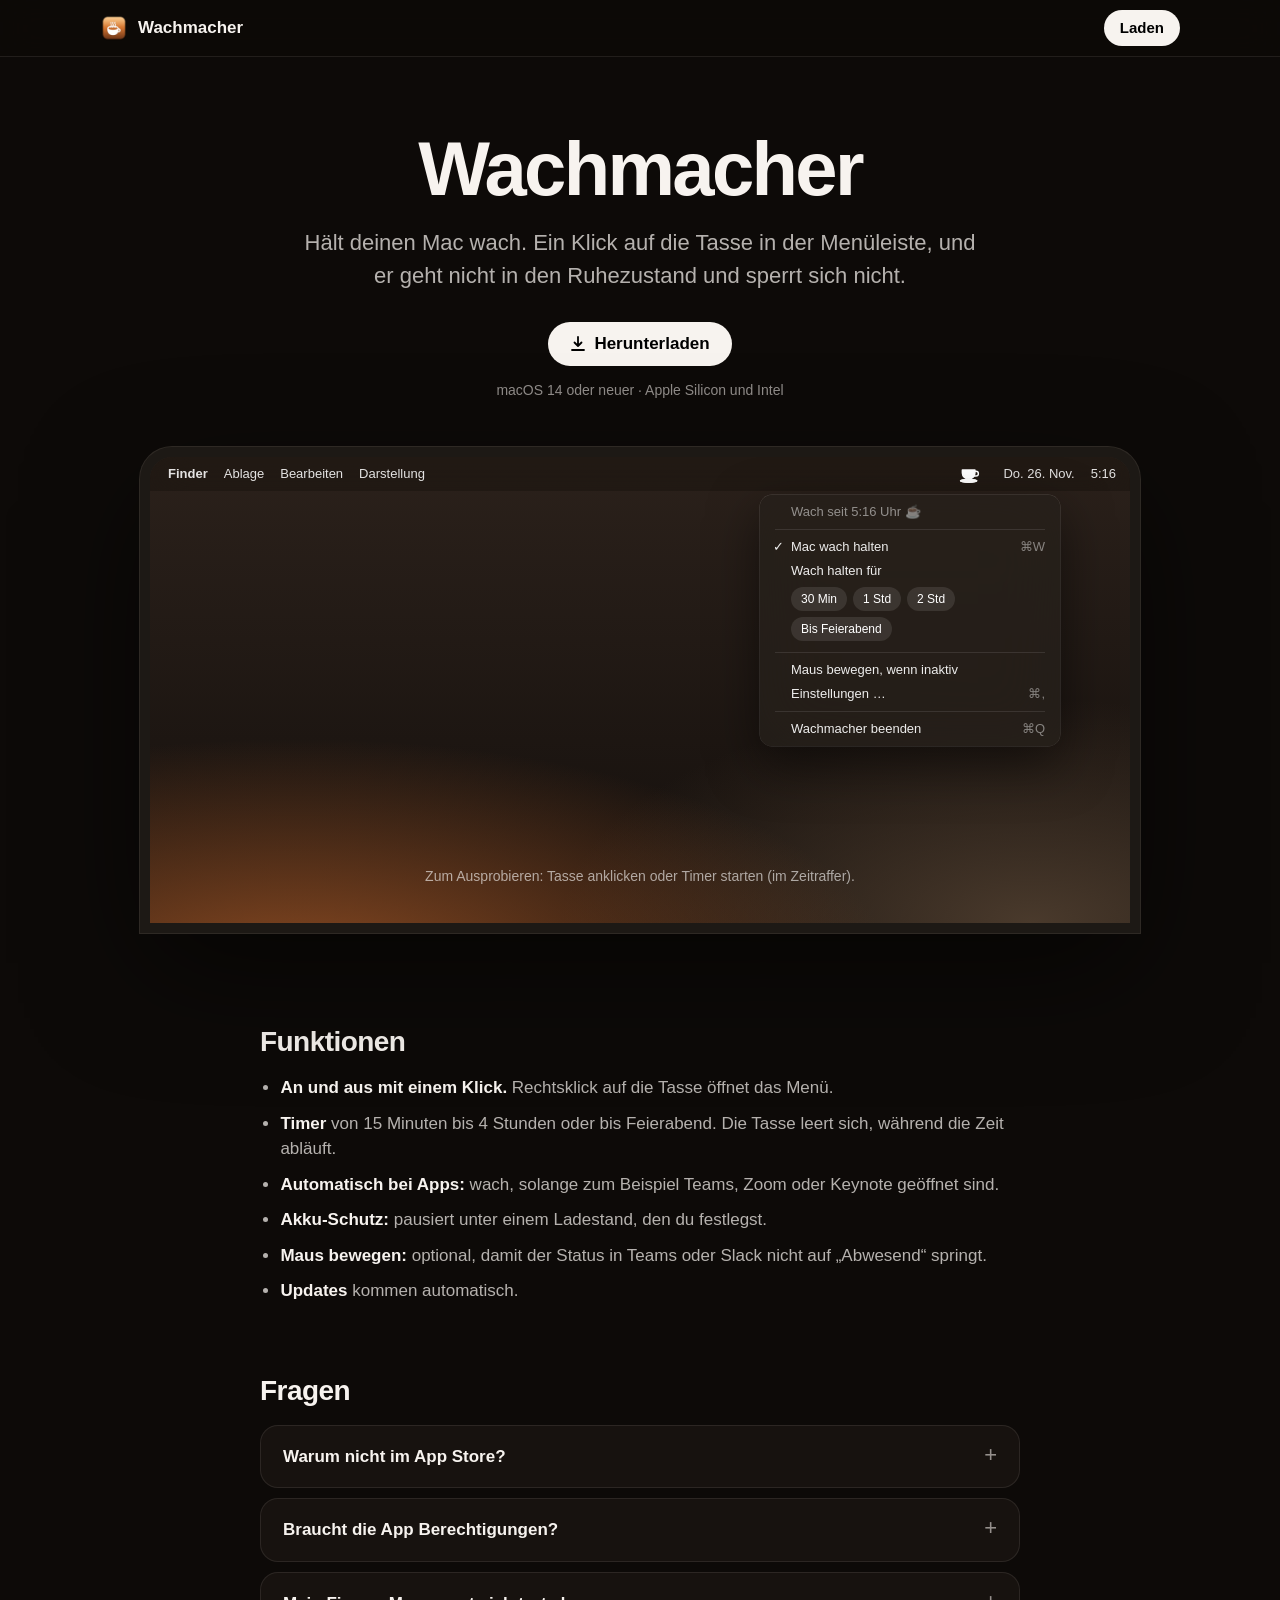
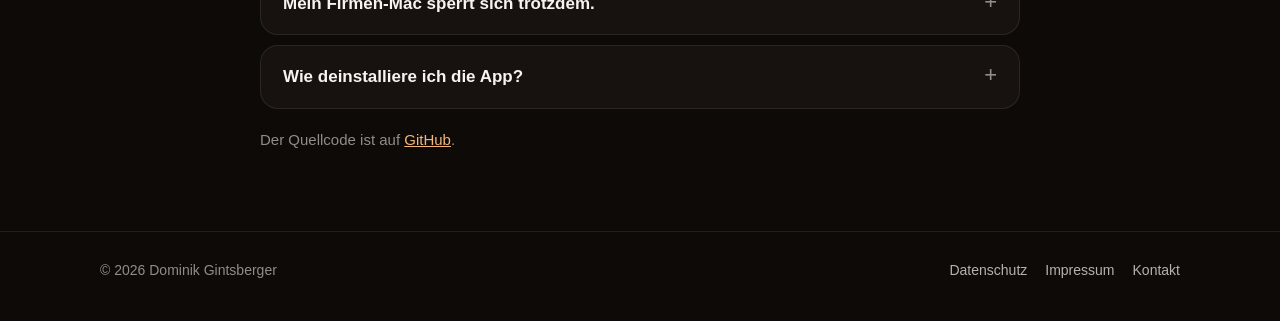
<file: index.html>
<!doctype html>
<html lang="de">
<head>
  <meta charset="utf-8">
  <meta name="viewport" content="width=device-width, initial-scale=1">
  <title>Wachmacher</title>
  <meta name="description" content="Wachmacher hält deinen Mac wach. Menüleisten-App für macOS mit Timer, Akku-Schutz und App-Auslösern.">
  <meta property="og:title" content="Wachmacher">
  <meta property="og:description" content="Hält deinen Mac wach. Für macOS 14 oder neuer.">
  <meta property="og:image" content="assets/icon-512.png">
  <meta name="theme-color" content="#0d0a08">
  <link rel="icon" href="assets/icon-64.png">
  <link rel="apple-touch-icon" href="assets/icon-180.png">
  <link rel="stylesheet" href="style.css">
</head>
<body>
  <nav class="nav" aria-label="Hauptnavigation">
    <div class="wrap">
      <a class="brand" href="#top"><img src="assets/icon-64.png" alt=""> Wachmacher</a>
      <a class="button small" href="download.html">Laden</a>
    </div>
  </nav>

  <main id="top">
    <header class="hero">
      <div class="wrap">
        <h1>Wachmacher</h1>
        <p class="lead">Hält deinen Mac wach. Ein Klick auf die Tasse in der Menüleiste, und er geht nicht in den Ruhezustand und sperrt sich nicht.</p>
        <div class="cta">
          <a class="button" href="download.html">
            <svg width="16" height="16" viewBox="0 0 16 16" aria-hidden="true"><path d="M8 1v9m0 0L4.5 6.5M8 10l3.5-3.5M2 14h12" stroke="currentColor" stroke-width="1.8" fill="none" stroke-linecap="round" stroke-linejoin="round"/></svg>
            Herunterladen
          </a>
        </div>
        <p class="meta">macOS 14 oder neuer · Apple Silicon und Intel</p>

        <div class="screen" aria-label="Vorschau: Wachmacher in der Menüleiste eines Mac">
          <div class="menubar">
            <div class="left" aria-hidden="true"><b>Finder</b><span class="hide-sm">Ablage</span><span class="hide-sm">Bearbeiten</span><span class="hide-sm">Darstellung</span></div>
            <div class="right">
              <button class="cup-button" id="cup" type="button" aria-label="Wachmacher ein- oder ausschalten" aria-pressed="true">
                <svg width="22" height="18" viewBox="0 0 24 20" aria-hidden="true">
                  <defs><clipPath id="cup-clip"><rect class="cup-level" id="cup-level" x="0" y="0" width="24" height="20"/></clipPath></defs>
                  <g fill="none" stroke="currentColor" stroke-width="1.6" stroke-linejoin="round" stroke-linecap="round">
                    <path d="M3.5 5.5h14V9a7 6.5 0 0 1-14 0z"/><path d="M17.5 7h1.2a2.6 2.6 0 0 1 0 5.2h-1.8"/><ellipse cx="10.5" cy="17.6" rx="9" ry="1.5"/>
                  </g>
                  <g id="cup-fill" fill="currentColor">
                    <path clip-path="url(#cup-clip)" d="M3.5 5.5h14V9a7 6.5 0 0 1-14 0z"/><ellipse cx="10.5" cy="17.6" rx="9.8" ry="2.3"/>
                  </g>
                </svg>
              </button>
              <span class="hide-sm" aria-hidden="true">Do. 26. Nov.</span><span aria-hidden="true" id="clock">9:41</span>
            </div>
          </div>

          <div class="mac-menu" role="group" aria-label="Menü von Wachmacher">
            <div class="row status" id="status" role="status">Wach seit 9:41 Uhr ☕️</div>
            <hr>
            <button class="row" type="button" id="toggle"><span class="check" id="toggle-check">✓</span>Mac wach halten<span class="key">⌘W</span></button>
            <div class="row sub">Wach halten für</div>
            <div class="chips">
              <button class="chip" type="button" data-minutes="30">30 Min</button>
              <button class="chip" type="button" data-minutes="60">1 Std</button>
              <button class="chip" type="button" data-minutes="120">2 Std</button>
              <button class="chip" type="button" data-minutes="0">Bis Feierabend</button>
            </div>
            <hr>
            <button class="row" type="button" id="mouse"><span class="check" id="mouse-check"></span>Maus bewegen, wenn inaktiv</button>
            <div class="row"><span class="check"></span>Einstellungen …<span class="key">⌘,</span></div>
            <hr>
            <div class="row"><span class="check"></span>Wachmacher beenden<span class="key">⌘Q</span></div>
          </div>

          <p class="desk-hint">Zum Ausprobieren: Tasse anklicken oder Timer starten (im Zeitraffer).</p>
        </div>
      </div>
    </header>

    <section id="funktionen">
      <div class="wrap plain">
        <h2>Funktionen</h2>
        <ul class="feature-list">
          <li><b>An und aus mit einem Klick.</b> Rechtsklick auf die Tasse öffnet das Menü.</li>
          <li><b>Timer</b> von 15 Minuten bis 4 Stunden oder bis Feierabend. Die Tasse leert sich, während die Zeit abläuft.</li>
          <li><b>Automatisch bei Apps:</b> wach, solange zum Beispiel Teams, Zoom oder Keynote geöffnet sind.</li>
          <li><b>Akku-Schutz:</b> pausiert unter einem Ladestand, den du festlegst.</li>
          <li><b>Maus bewegen:</b> optional, damit der Status in Teams oder Slack nicht auf „Abwesend“ springt.</li>
          <li><b>Updates</b> kommen automatisch.</li>
        </ul>
      </div>
    </section>

    <section>
      <div class="wrap plain">
        <h2>Fragen</h2>
        <details>
          <summary>Warum nicht im App Store?</summary>
          <p>Zum Bewegen der Maus braucht Wachmacher die Freigabe unter Bedienungshilfen. Das erlaubt der Mac App Store nicht. Die App ist mit einer Developer ID signiert und von Apple notarisiert.</p>
        </details>
        <details>
          <summary>Braucht die App Berechtigungen?</summary>
          <p>Nur für „Maus bewegen“ die Freigabe unter Bedienungshilfen. Alles andere funktioniert ohne.</p>
        </details>
        <details>
          <summary>Mein Firmen-Mac sperrt sich trotzdem.</summary>
          <p>Wenn die Bildschirmsperre zentral über eine Geräteverwaltung (MDM) vorgegeben ist, greift diese weiterhin.</p>
        </details>
        <details>
          <summary>Wie deinstalliere ich die App?</summary>
          <p>Per Rechtsklick auf die Tasse beenden und aus „Programme“ in den Papierkorb ziehen.</p>
        </details>
        <p class="source">Der Quellcode ist auf <a href="https://github.com/iamginsley/wachmacher">GitHub</a>.</p>
      </div>
    </section>
  </main>

  <footer>
    <div class="wrap">
      <span>© 2026 Dominik Gintsberger</span>
      <span><a href="datenschutz.html">Datenschutz</a><a href="impressum.html">Impressum</a><a href="mailto:dominik.gintsberger@outlook.de">Kontakt</a></span>
    </div>
  </footer>

  <script>
    // Demo of the menu bar item. Timers run in fast motion: every timer takes DEMO_SECONDS.
    const DEMO_SECONDS = 20;
    const CUP_TOP = 5.5, CUP_BOTTOM = 15.5;
    const $ = (id) => document.getElementById(id);
    const time = (date) => date.toLocaleTimeString("de-AT", { hour: "numeric", minute: "2-digit" });

    let state = { mode: "on", since: new Date() };
    let timerHandle = null;

    function setLevel(level) {
      const y = CUP_BOTTOM - (CUP_BOTTOM - CUP_TOP + 1) * level;
      $("cup-level").setAttribute("y", y);
      $("cup-level").setAttribute("height", 20 - y);
    }

    function render() {
      const on = state.mode !== "off";
      $("cup-fill").style.display = on ? "" : "none";
      $("cup").setAttribute("aria-pressed", String(on));
      $("toggle-check").textContent = on ? "✓" : "";
      if (state.mode === "off") {
        $("status").textContent = "Aus – der Mac darf schlafen 💤";
      } else if (state.mode === "on") {
        setLevel(1);
        $("status").textContent = `Wach seit ${time(state.since)} Uhr ☕️`;
      } else {
        const elapsed = (Date.now() - state.started) / 1000 / DEMO_SECONDS;
        const fraction = Math.max(0, 1 - elapsed);
        if (fraction === 0) { stop(); return; }
        const steps = 8;
        setLevel(Math.max(1 / steps, Math.ceil(fraction * steps) / steps));
        const minutes = Math.max(1, Math.ceil(state.minutes * fraction));
        const hours = Math.floor(minutes / 60), rest = minutes % 60;
        const left = hours === 0 ? `${rest} Min` : rest === 0 ? `${hours} Std` : `${hours} Std ${rest} Min`;
        $("status").textContent = `Wach bis ${time(state.end)} Uhr · noch ${left}`;
      }
    }

    function stop() {
      clearInterval(timerHandle);
      state = { mode: "off" };
      render();
    }

    function startUnlimited() {
      clearInterval(timerHandle);
      state = { mode: "on", since: new Date() };
      render();
    }

    function startTimer(minutes) {
      const now = new Date();
      if (minutes === 0) { // until 17:00, or two hours when it is already past
        const end = new Date(now); end.setHours(17, 0, 0, 0);
        minutes = end > now ? Math.round((end - now) / 60000) : 120;
      }
      clearInterval(timerHandle);
      state = { mode: "timer", minutes, started: Date.now(), end: new Date(now.getTime() + minutes * 60000) };
      render();
      timerHandle = setInterval(render, 250);
    }

    const toggle = () => (state.mode === "off" ? startUnlimited() : stop());
    $("cup").addEventListener("click", toggle);
    $("toggle").addEventListener("click", toggle);
    document.querySelectorAll(".chip").forEach((chip) =>
      chip.addEventListener("click", () => startTimer(Number(chip.dataset.minutes))));
    $("mouse").addEventListener("click", () => {
      const check = $("mouse-check");
      check.textContent = check.textContent ? "" : "✓";
    });

    $("clock").textContent = time(new Date());
    render();
  </script>
</body>
</html>
</file>
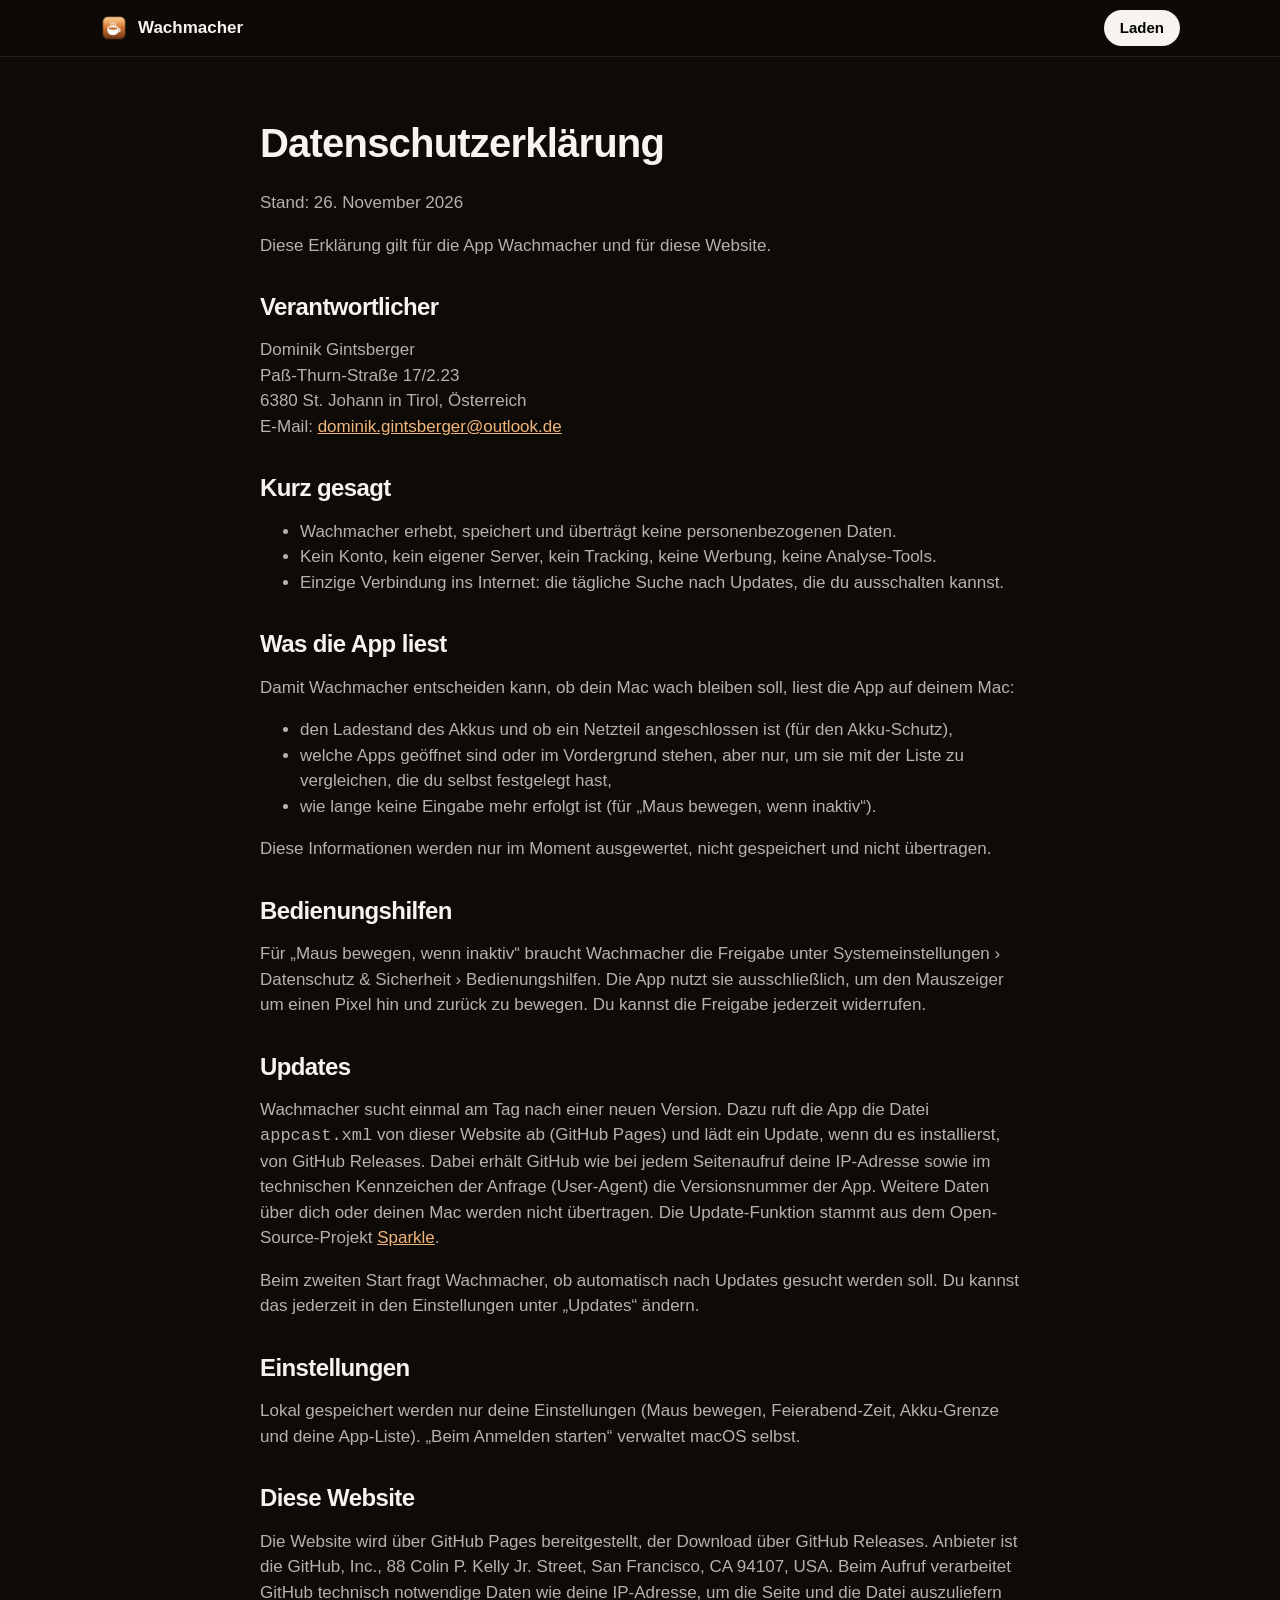
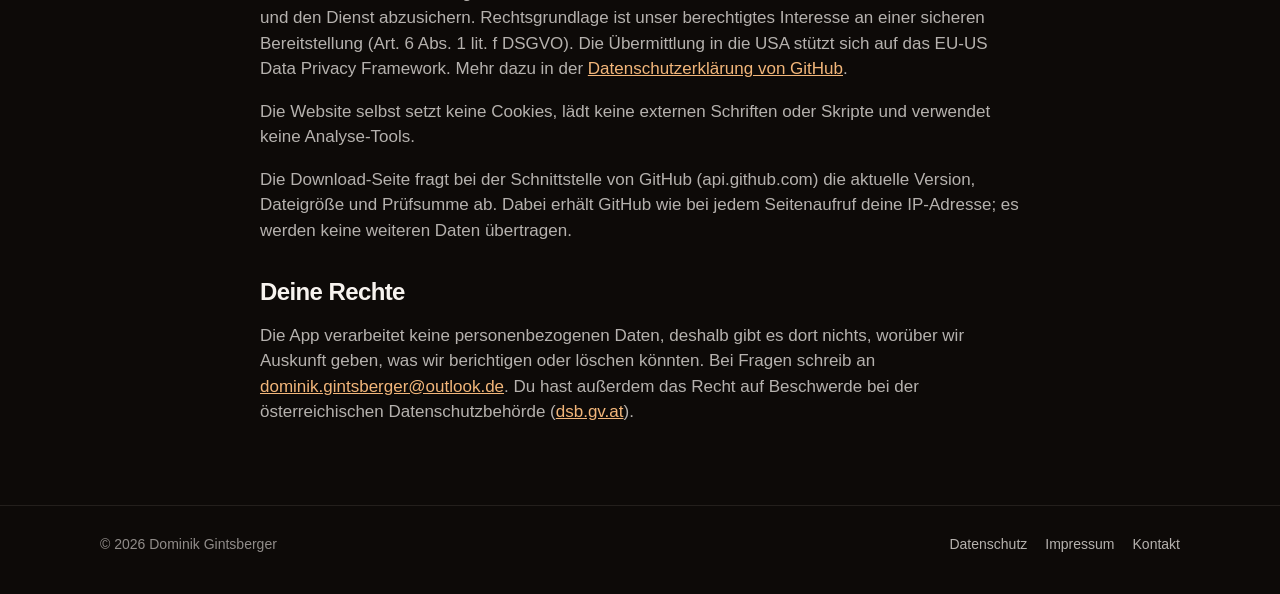
<file: datenschutz.html>
<!doctype html>
<html lang="de">
<head>
  <meta charset="utf-8">
  <meta name="viewport" content="width=device-width, initial-scale=1">
  <title>Datenschutz · Wachmacher</title>
  <meta name="theme-color" content="#0d0a08">
  <link rel="icon" href="assets/icon-64.png">
  <link rel="stylesheet" href="style.css">
</head>
<body>
  <nav class="nav" aria-label="Hauptnavigation">
    <div class="wrap">
      <a class="brand" href="index.html"><img src="assets/icon-64.png" alt=""> Wachmacher</a>
      <a class="button small" href="download.html">Laden</a>
    </div>
  </nav>
  <main class="wrap legal">
    <h1>Datenschutzerklärung</h1>
    <p>Stand: 26. November 2026</p>
    <p>Diese Erklärung gilt für die App Wachmacher und für diese Website.</p>

    <h2>Verantwortlicher</h2>
    <p>Dominik Gintsberger<br>Paß-Thurn-Straße 17/2.23<br>6380 St. Johann in Tirol, Österreich<br>
    E-Mail: <a href="mailto:dominik.gintsberger@outlook.de">dominik.gintsberger@outlook.de</a></p>

    <h2>Kurz gesagt</h2>
    <ul>
      <li>Wachmacher erhebt, speichert und überträgt keine personenbezogenen Daten.</li>
      <li>Kein Konto, kein eigener Server, kein Tracking, keine Werbung, keine Analyse-Tools.</li>
      <li>Einzige Verbindung ins Internet: die tägliche Suche nach Updates, die du ausschalten kannst.</li>
    </ul>

    <h2>Was die App liest</h2>
    <p>Damit Wachmacher entscheiden kann, ob dein Mac wach bleiben soll, liest die App auf deinem Mac:</p>
    <ul>
      <li>den Ladestand des Akkus und ob ein Netzteil angeschlossen ist (für den Akku-Schutz),</li>
      <li>welche Apps geöffnet sind oder im Vordergrund stehen, aber nur, um sie mit der Liste zu vergleichen, die du selbst festgelegt hast,</li>
      <li>wie lange keine Eingabe mehr erfolgt ist (für „Maus bewegen, wenn inaktiv“).</li>
    </ul>
    <p>Diese Informationen werden nur im Moment ausgewertet, nicht gespeichert und nicht übertragen.</p>

    <h2>Bedienungshilfen</h2>
    <p>Für „Maus bewegen, wenn inaktiv“ braucht Wachmacher die Freigabe unter Systemeinstellungen › Datenschutz &amp; Sicherheit › Bedienungshilfen. Die App nutzt sie ausschließlich, um den Mauszeiger um einen Pixel hin und zurück zu bewegen. Du kannst die Freigabe jederzeit widerrufen.</p>

    <h2>Updates</h2>
    <p>Wachmacher sucht einmal am Tag nach einer neuen Version. Dazu ruft die App die Datei <code>appcast.xml</code> von dieser Website ab (GitHub Pages) und lädt ein Update, wenn du es installierst, von GitHub Releases. Dabei erhält GitHub wie bei jedem Seitenaufruf deine IP-Adresse sowie im technischen Kennzeichen der Anfrage (User-Agent) die Versionsnummer der App. Weitere Daten über dich oder deinen Mac werden nicht übertragen. Die Update-Funktion stammt aus dem Open-Source-Projekt <a href="https://sparkle-project.org">Sparkle</a>.</p>
    <p>Beim zweiten Start fragt Wachmacher, ob automatisch nach Updates gesucht werden soll. Du kannst das jederzeit in den Einstellungen unter „Updates“ ändern.</p>

    <h2>Einstellungen</h2>
    <p>Lokal gespeichert werden nur deine Einstellungen (Maus bewegen, Feierabend-Zeit, Akku-Grenze und deine App-Liste). „Beim Anmelden starten“ verwaltet macOS selbst.</p>

    <h2>Diese Website</h2>
    <p>Die Website wird über GitHub Pages bereitgestellt, der Download über GitHub Releases. Anbieter ist die GitHub, Inc., 88 Colin P. Kelly Jr. Street, San Francisco, CA 94107, USA. Beim Aufruf verarbeitet GitHub technisch notwendige Daten wie deine IP-Adresse, um die Seite und die Datei auszuliefern und den Dienst abzusichern. Rechtsgrundlage ist unser berechtigtes Interesse an einer sicheren Bereitstellung (Art. 6 Abs. 1 lit. f DSGVO). Die Übermittlung in die USA stützt sich auf das EU-US Data Privacy Framework. Mehr dazu in der <a href="https://docs.github.com/de/site-policy/privacy-policies/github-general-privacy-statement">Datenschutzerklärung von GitHub</a>.</p>
    <p>Die Website selbst setzt keine Cookies, lädt keine externen Schriften oder Skripte und verwendet keine Analyse-Tools.</p>
    <p>Die Download-Seite fragt bei der Schnittstelle von GitHub (api.github.com) die aktuelle Version, Dateigröße und Prüfsumme ab. Dabei erhält GitHub wie bei jedem Seitenaufruf deine IP-Adresse; es werden keine weiteren Daten übertragen.</p>

    <h2>Deine Rechte</h2>
    <p>Die App verarbeitet keine personenbezogenen Daten, deshalb gibt es dort nichts, worüber wir Auskunft geben, was wir berichtigen oder löschen könnten. Bei Fragen schreib an <a href="mailto:dominik.gintsberger@outlook.de">dominik.gintsberger@outlook.de</a>. Du hast außerdem das Recht auf Beschwerde bei der österreichischen Datenschutzbehörde (<a href="https://www.dsb.gv.at">dsb.gv.at</a>).</p>
  </main>
  <footer>
    <div class="wrap">
      <span>© 2026 Dominik Gintsberger</span>
      <span><a href="datenschutz.html">Datenschutz</a><a href="impressum.html">Impressum</a><a href="mailto:dominik.gintsberger@outlook.de">Kontakt</a></span>
    </div>
  </footer>
</body>
</html>
</file>
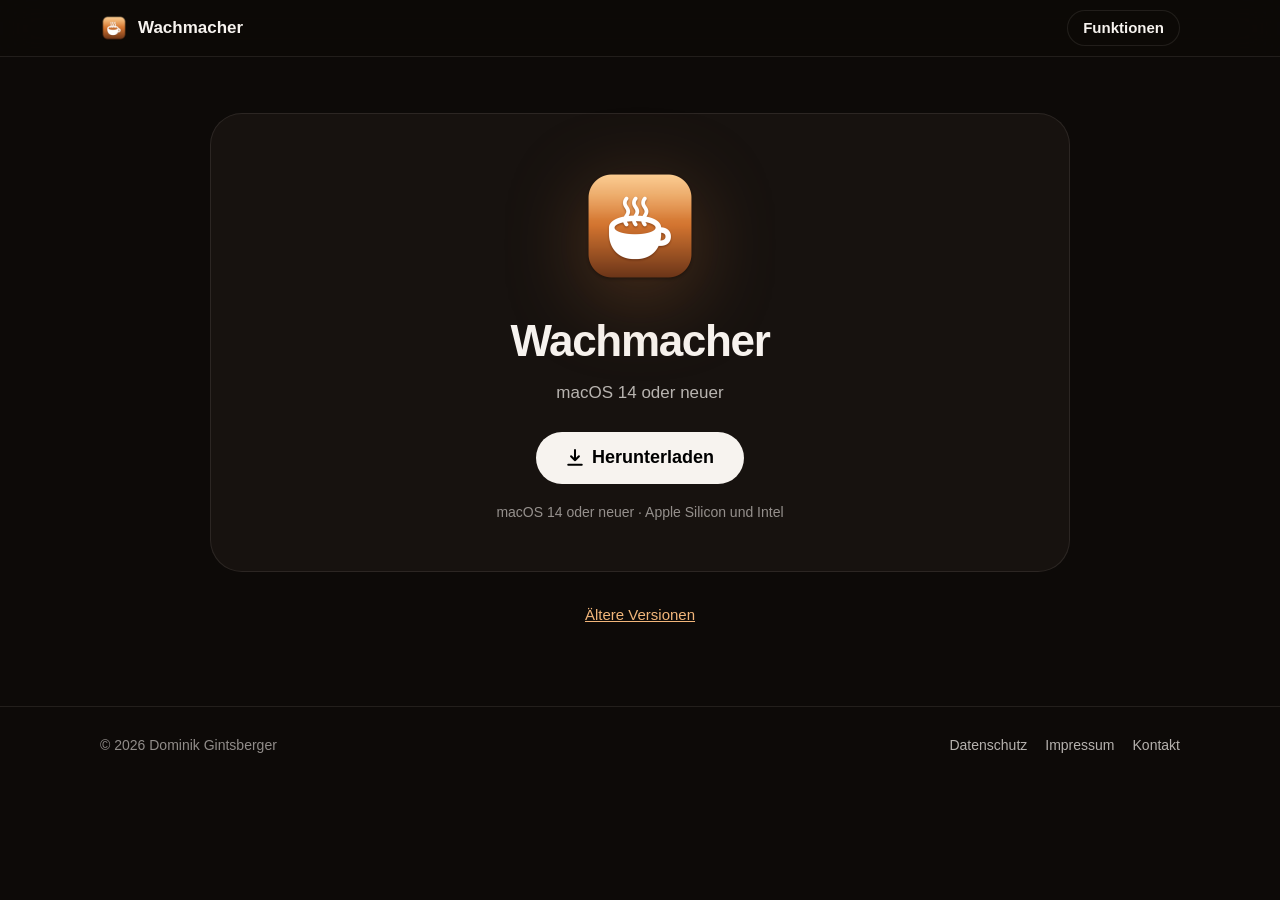
<file: download.html>
<!doctype html>
<html lang="de">
<head>
  <meta charset="utf-8">
  <meta name="viewport" content="width=device-width, initial-scale=1">
  <title>Laden · Wachmacher</title>
  <meta name="description" content="Wachmacher für Mac laden.">
  <meta name="theme-color" content="#0d0a08">
  <link rel="icon" href="assets/icon-64.png">
  <link rel="apple-touch-icon" href="assets/icon-180.png">
  <link rel="stylesheet" href="style.css">
</head>
<body>
  <nav class="nav" aria-label="Hauptnavigation">
    <div class="wrap">
      <a class="brand" href="index.html"><img src="assets/icon-64.png" alt=""> Wachmacher</a>
      <a class="button small secondary" href="index.html#funktionen">Funktionen</a>
    </div>
  </nav>

  <main class="wrap download">
    <section class="dl-card" id="offer" aria-labelledby="dl-title">
      <img class="dl-icon" src="assets/icon-512.png" alt="" width="128" height="128">
      <h1 id="dl-title">Wachmacher</h1>
      <p class="dl-meta" id="release-meta">macOS 14 oder neuer</p>
      <a class="button large" id="download-button" href="https://github.com/iamginsley/wachmacher/releases/latest/download/Wachmacher.dmg">
        <svg width="18" height="18" viewBox="0 0 16 16" aria-hidden="true"><path d="M8 1v9m0 0L4.5 6.5M8 10l3.5-3.5M2 14h12" stroke="currentColor" stroke-width="1.8" fill="none" stroke-linecap="round" stroke-linejoin="round"/></svg>
        <span id="download-label">Herunterladen</span>
      </a>
      <p class="dl-status" id="release-status" role="status"></p>
      <p class="dl-req">macOS 14 oder neuer · Apple Silicon und Intel</p>
    </section>

    <section class="dl-card" id="thanks" hidden aria-labelledby="thanks-title" tabindex="-1">
      <h1 id="thanks-title">Download läuft</h1>
      <p class="dl-meta">Falls nicht, <a id="retry" href="#">erneut laden</a>.</p>
      <ol class="install-list">
        <li><b>Wachmacher.dmg</b> öffnen.</li>
        <li>Wachmacher in „Programme“ ziehen.</li>
        <li>App starten. Die Tasse erscheint in der Menüleiste.</li>
      </ol>
    </section>

    <section class="dl-notes" id="notes" hidden aria-labelledby="notes-title">
      <h2 id="notes-title">Neu in Version <span id="notes-version"></span></h2>
      <div id="notes-body"></div>
    </section>

    <section class="dl-more">
      <p><a href="https://github.com/iamginsley/wachmacher/releases">Ältere Versionen</a></p>
    </section>
  </main>

  <footer>
    <div class="wrap">
      <span>© 2026 Dominik Gintsberger</span>
      <span><a href="datenschutz.html">Datenschutz</a><a href="impressum.html">Impressum</a><a href="mailto:dominik.gintsberger@outlook.de">Kontakt</a></span>
    </div>
  </footer>

  <script>
    // The newest release on GitHub. The release script uploads the DMG under this stable name.
    const REPO = "iamginsley/wachmacher";
    const ASSET = "Wachmacher.dmg";
    const DOWNLOAD_URL = `https://github.com/${REPO}/releases/latest/download/${ASSET}`;

    const $ = (id) => document.getElementById(id);
    const button = $("download-button");
    button.href = DOWNLOAD_URL;

    const formatSize = (bytes) => `${(bytes / 1_000_000).toLocaleString("de-AT", { maximumFractionDigits: 1 })} MB`;
    const formatDate = (iso) => new Date(iso).toLocaleDateString("de-AT", { day: "numeric", month: "long", year: "numeric" });

    // Release notes are Markdown; show them as plain paragraphs and bullet lists, never as HTML.
    function renderNotes(markdown) {
      const body = $("notes-body");
      let list = null;
      for (const raw of markdown.split(/\r?\n/)) {
        const line = raw.trim();
        if (!line || line.startsWith("#")) { list = null; continue; }
        const bullet = line.match(/^[-*]\s+(.*)$/);
        if (bullet) {
          if (!list) { list = document.createElement("ul"); body.append(list); }
          const item = document.createElement("li");
          item.textContent = bullet[1].replace(/\*\*/g, "");
          list.append(item);
        } else {
          list = null;
          const paragraph = document.createElement("p");
          paragraph.textContent = line.replace(/\*\*/g, "");
          body.append(paragraph);
        }
      }
    }

    // Version, date and size come from GitHub. If that fails, the static link still works.
    fetch(`https://api.github.com/repos/${REPO}/releases/latest`, { headers: { Accept: "application/vnd.github+json" } })
      .then((response) => {
        if (response.status === 404) throw new Error("no-release");
        if (!response.ok) throw new Error("unavailable");
        return response.json();
      })
      .then((release) => {
        const version = release.tag_name.replace(/^v/, "");
        const asset = (release.assets || []).find((a) => a.name === ASSET);
        if (!asset) throw new Error("no-release");
        $("release-meta").textContent =
          `Version ${version} · ${formatDate(release.published_at)} · ${formatSize(asset.size)}`;

        if (release.body && release.body.trim()) {
          $("notes-version").textContent = version;
          renderNotes(release.body);
          $("notes").hidden = false;
        }
      })
      .catch((error) => {
        if (error.message !== "no-release") return;
        button.removeAttribute("href");
        button.setAttribute("aria-disabled", "true");
        button.classList.add("disabled");
        $("download-label").textContent = "Bald verfügbar";
        $("release-status").textContent = "Die erste Version erscheint in Kürze.";
      });

    // After the click the browser downloads the file and this page switches to the install steps.
    const showThanks = () => {
      $("offer").hidden = true;
      $("thanks").hidden = false;
      $("thanks").focus();
      window.scrollTo(0, 0);
    };
    button.addEventListener("click", (event) => {
      if (!button.hasAttribute("href")) { event.preventDefault(); return; }
      setTimeout(showThanks, 150);
    });
    $("retry").addEventListener("click", (event) => {
      event.preventDefault();
      window.location.href = DOWNLOAD_URL;
    });
  </script>
</body>
</html>
</file>
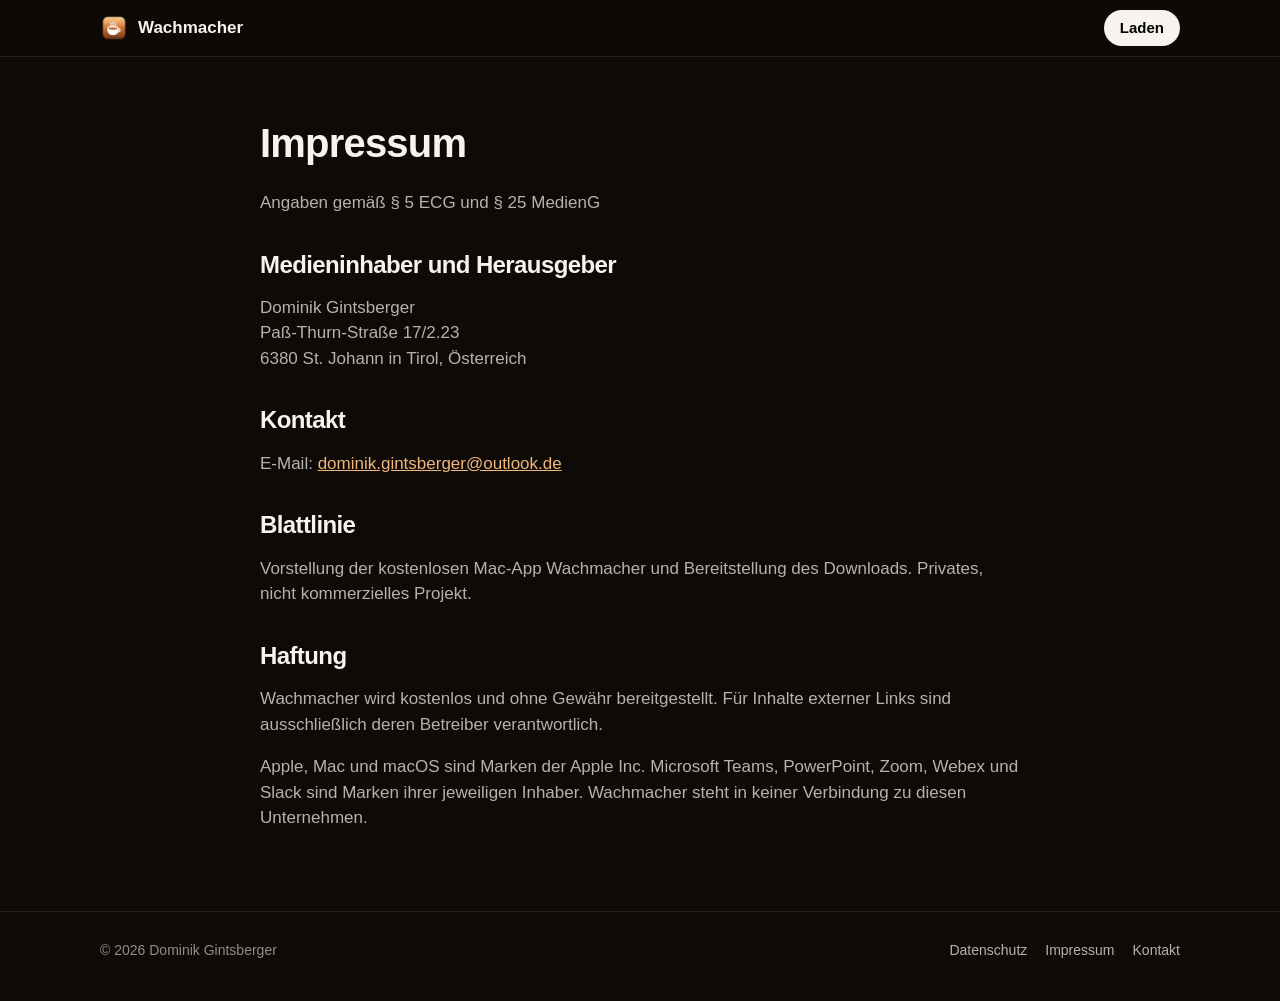
<file: impressum.html>
<!doctype html>
<html lang="de">
<head>
  <meta charset="utf-8">
  <meta name="viewport" content="width=device-width, initial-scale=1">
  <title>Impressum · Wachmacher</title>
  <meta name="theme-color" content="#0d0a08">
  <link rel="icon" href="assets/icon-64.png">
  <link rel="stylesheet" href="style.css">
</head>
<body>
  <nav class="nav" aria-label="Hauptnavigation">
    <div class="wrap">
      <a class="brand" href="index.html"><img src="assets/icon-64.png" alt=""> Wachmacher</a>
      <a class="button small" href="download.html">Laden</a>
    </div>
  </nav>
  <main class="wrap legal">
    <h1>Impressum</h1>
    <p>Angaben gemäß § 5 ECG und § 25 MedienG</p>

    <h2>Medieninhaber und Herausgeber</h2>
    <p>Dominik Gintsberger<br>Paß-Thurn-Straße 17/2.23<br>6380 St. Johann in Tirol, Österreich</p>

    <h2>Kontakt</h2>
    <p>E-Mail: <a href="mailto:dominik.gintsberger@outlook.de">dominik.gintsberger@outlook.de</a></p>

    <h2>Blattlinie</h2>
    <p>Vorstellung der kostenlosen Mac-App Wachmacher und Bereitstellung des Downloads. Privates, nicht kommerzielles Projekt.</p>

    <h2>Haftung</h2>
    <p>Wachmacher wird kostenlos und ohne Gewähr bereitgestellt. Für Inhalte externer Links sind ausschließlich deren Betreiber verantwortlich.</p>
    <p>Apple, Mac und macOS sind Marken der Apple Inc. Microsoft Teams, PowerPoint, Zoom, Webex und Slack sind Marken ihrer jeweiligen Inhaber. Wachmacher steht in keiner Verbindung zu diesen Unternehmen.</p>
  </main>
  <footer>
    <div class="wrap">
      <span>© 2026 Dominik Gintsberger</span>
      <span><a href="datenschutz.html">Datenschutz</a><a href="impressum.html">Impressum</a><a href="mailto:dominik.gintsberger@outlook.de">Kontakt</a></span>
    </div>
  </footer>
</body>
</html>
</file>
<file: style.css>
/* Wachmacher website. Dark espresso with caramel, the colors of the app icon. */

:root {
  color-scheme: dark;
  --bg: #0d0a08;
  --surface: #17120f;
  --surface-2: #211a15;
  --line: rgba(255, 240, 225, 0.09);
  --text: #f7f3ef;
  --text-2: rgba(247, 243, 239, 0.72);  /* 12.6:1 on --bg */
  --text-3: rgba(247, 243, 239, 0.56);  /* 7.9:1 on --bg */
  --caramel: #d27a3a;                   /* badges with black text, 7.1:1 */
  --caramel-light: #f2b67a;             /* 11.2:1 on --bg, for text */
  --radius: 24px;
  --max: 1080px;
  font-family: -apple-system, BlinkMacSystemFont, "SF Pro Text", "Helvetica Neue", Helvetica, Arial, sans-serif;
  -webkit-font-smoothing: antialiased;
}

* { box-sizing: border-box; }
html { scroll-behavior: smooth; }
@media (prefers-reduced-motion: reduce) { html { scroll-behavior: auto; } }

body { margin: 0; background: var(--bg); color: var(--text); font-size: 17px; line-height: 1.5; }
a { color: var(--caramel-light); }
img { max-width: 100%; display: block; }
.wrap { width: min(var(--max), 100% - 32px); margin-inline: auto; }

/* Navigation */
.nav {
  position: sticky; top: 0; z-index: 10;
  backdrop-filter: saturate(160%) blur(18px); -webkit-backdrop-filter: saturate(160%) blur(18px);
  background: rgba(13, 10, 8, 0.72); border-bottom: 1px solid var(--line);
}
.nav .wrap { display: flex; align-items: center; justify-content: space-between; height: 56px; }
.brand { display: flex; align-items: center; gap: 10px; color: var(--text); text-decoration: none; font-weight: 600; }
.brand img { width: 28px; height: 28px; }

.button {
  display: inline-flex; align-items: center; justify-content: center; gap: 8px;
  min-height: 44px; padding: 0 22px; border-radius: 999px; border: 0; font: inherit;
  background: var(--text); color: #000; font-weight: 600; text-decoration: none; cursor: pointer;
  transition: transform 0.15s ease, background 0.15s ease;
}
.button:hover { background: #fff; transform: scale(1.03); }
.button:active { transform: scale(0.97); }
.button:focus-visible { outline: 3px solid var(--caramel-light); outline-offset: 3px; }
.button.small { min-height: 36px; padding: 0 16px; font-size: 15px; }
.button.secondary { background: transparent; color: var(--text); box-shadow: inset 0 0 0 1px var(--line); }
.button.secondary:hover { background: var(--surface-2); }

/* Hero */
.hero { padding: 72px 0 32px; text-align: center; }
.hero h1 { font-size: clamp(40px, 7vw, 76px); line-height: 1.04; letter-spacing: -0.035em; margin: 0 0 18px; font-weight: 700; }
.hero h1 span { color: var(--caramel-light); }
.hero p.lead { font-size: clamp(18px, 2.2vw, 22px); color: var(--text-2); max-width: 680px; margin: 0 auto 30px; }
.cta { display: flex; gap: 12px; justify-content: center; flex-wrap: wrap; }
.meta { color: var(--text-3); font-size: 14px; margin-top: 14px; }

/* Demo: a desktop with the menu bar and Wachmacher's menu */
.screen {
  position: relative; margin: 56px auto 0; max-width: 980px; aspect-ratio: 16 / 7.6;
  border-radius: 22px 22px 0 0; overflow: hidden; text-align: left;
  background:
    radial-gradient(110% 90% at 15% 110%, #8a4a22 0%, transparent 55%),
    radial-gradient(80% 80% at 90% 100%, #4a3a2c 0%, transparent 60%),
    linear-gradient(180deg, #2b211b 0%, #140f0c 100%);
  box-shadow: 0 0 0 10px #1d1915, 0 0 0 11px #2e2924, 0 40px 120px rgba(0, 0, 0, 0.6);
}
.menubar {
  position: absolute; inset: 0 0 auto 0; height: 34px; display: flex; justify-content: space-between;
  align-items: center; padding: 0 14px 0 18px; font-size: 13px; color: rgba(255, 255, 255, 0.88);
  background: rgba(22, 16, 12, 0.4); backdrop-filter: blur(20px); -webkit-backdrop-filter: blur(20px);
}
.menubar .left, .menubar .right { display: flex; gap: 16px; align-items: center; }
.menubar .left b { font-weight: 700; }

.cup-button {
  display: grid; place-items: center; width: 34px; height: 26px; border-radius: 6px;
  border: 0; background: transparent; color: #fff; cursor: pointer; padding: 0;
}
.cup-button:hover, .cup-button.pressed { background: rgba(255, 255, 255, 0.16); }
.cup-button:focus-visible { outline: 2px solid var(--caramel-light); outline-offset: 1px; }
.cup-button.paused { opacity: 0.5; }
.cup-level { transition: y 0.6s ease, height 0.6s ease; }

.mac-menu {
  position: absolute; top: 38px; right: 70px; width: 300px; padding: 5px;
  border-radius: 12px; font-size: 13px; color: rgba(255, 255, 255, 0.92);
  background: rgba(38, 32, 28, 0.78); backdrop-filter: blur(30px) saturate(150%);
  -webkit-backdrop-filter: blur(30px) saturate(150%);
  box-shadow: 0 0 0 0.5px rgba(255, 255, 255, 0.18), 0 18px 50px rgba(0, 0, 0, 0.5);
}
.mac-menu .row {
  display: flex; align-items: center; gap: 6px; width: 100%; min-height: 24px; padding: 2px 10px 2px 6px;
  border: 0; border-radius: 6px; background: none; color: inherit; font: inherit; text-align: left;
}
.mac-menu button.row { cursor: pointer; }
.mac-menu button.row:hover, .mac-menu button.row:focus-visible { background: #2f6fe0; color: #fff; outline: none; }
.mac-menu .check { width: 14px; flex: none; text-align: center; }
.mac-menu .status { color: rgba(255, 255, 255, 0.5); font-variant-numeric: tabular-nums; padding-left: 26px; }
.mac-menu .key { margin-left: auto; color: rgba(255, 255, 255, 0.45); }
.mac-menu button.row:hover .key { color: rgba(255, 255, 255, 0.8); }
.mac-menu hr { border: 0; height: 1px; background: rgba(255, 255, 255, 0.1); margin: 5px 10px; }
.mac-menu .sub { padding-left: 26px; }
.mac-menu .chips { display: flex; gap: 6px; flex-wrap: wrap; padding: 4px 10px 6px 26px; }
.mac-menu .chip {
  border: 0; border-radius: 999px; padding: 3px 10px; font: inherit; font-size: 12px; cursor: pointer;
  background: rgba(255, 255, 255, 0.1); color: #fff; min-height: 24px;
}
.mac-menu .chip:hover, .mac-menu .chip:focus-visible { background: #2f6fe0; outline: none; }

.desk-hint { position: absolute; bottom: 22px; left: 0; right: 0; text-align: center; color: rgba(255, 255, 255, 0.6); font-size: 14px; }

/* Sections */
section { padding: 96px 0 0; }
.section-head { text-align: center; max-width: 680px; margin: 0 auto 44px; }
.eyebrow { color: var(--caramel-light); font-weight: 600; font-size: 15px; letter-spacing: 0.02em; margin: 0 0 8px; }
h2 { font-size: clamp(30px, 4.4vw, 46px); line-height: 1.1; letter-spacing: -0.025em; margin: 0 0 14px; }
.section-head p { color: var(--text-2); margin: 0; font-size: 19px; }

.grid { display: grid; grid-template-columns: repeat(3, 1fr); gap: 16px; }
.card { background: var(--surface); border: 1px solid var(--line); border-radius: var(--radius); padding: 26px; display: flex; flex-direction: column; gap: 10px; }
.card h3 { margin: 0; font-size: 19px; letter-spacing: -0.01em; }
.card p { margin: 0; color: var(--text-2); font-size: 16px; }
.card .icon { width: 36px; height: 36px; border-radius: 10px; display: grid; place-items: center; background: var(--surface-2); color: var(--caramel-light); }
.card.wide { grid-column: span 2; }
.cups { display: flex; gap: 18px; margin-top: auto; padding-top: 14px; color: var(--text); flex-wrap: wrap; }
.cups figure { margin: 0; display: grid; justify-items: center; gap: 6px; }
.cups figcaption { font-size: 13px; color: var(--text-3); }

.steps { counter-reset: step; display: grid; grid-template-columns: repeat(3, 1fr); gap: 16px; padding: 0; margin: 0; }
.steps li { list-style: none; background: var(--surface); border: 1px solid var(--line); border-radius: var(--radius); padding: 26px; }
.steps li::before {
  counter-increment: step; content: counter(step);
  display: grid; place-items: center; width: 32px; height: 32px; border-radius: 50%;
  background: var(--caramel); color: #000; font-weight: 700; margin-bottom: 12px;
}
.steps h3 { margin: 0 0 6px; font-size: 18px; }
.steps p { margin: 0; color: var(--text-2); font-size: 16px; }

.privacy { text-align: center; background: var(--surface); border: 1px solid var(--line); border-radius: 32px; padding: 56px 24px; }
.privacy p { color: var(--text-2); max-width: 620px; margin: 0 auto; }

details { background: var(--surface); border: 1px solid var(--line); border-radius: 18px; padding: 0 22px; margin-bottom: 10px; }
summary { cursor: pointer; padding: 18px 0; font-weight: 600; list-style: none; display: flex; justify-content: space-between; gap: 16px; }
summary::-webkit-details-marker { display: none; }
summary::after { content: "+"; color: var(--text-3); font-weight: 400; font-size: 22px; line-height: 1; }
details[open] summary::after { content: "−"; }
details p { margin: 0 0 18px; color: var(--text-2); }
.faq { max-width: 760px; margin: 0 auto; }

.final { text-align: center; padding: 110px 0 40px; }
.final img { width: 96px; height: 96px; margin: 0 auto 22px; }

footer { border-top: 1px solid var(--line); margin-top: 80px; padding: 28px 0 40px; color: var(--text-3); font-size: 14px; }
footer .wrap { display: flex; justify-content: space-between; gap: 16px; flex-wrap: wrap; }
footer a { color: var(--text-2); text-decoration: none; margin-left: 18px; }
footer a:hover { color: var(--text); }

/* Legal pages */
.legal { max-width: 760px; padding: 56px 0 0; }
.legal h1 { font-size: 40px; letter-spacing: -0.02em; margin: 0 0 6px; }
.legal h2 { font-size: 24px; margin: 36px 0 10px; }
.legal p, .legal li { color: var(--text-2); }

/* Download page */
.download { max-width: 860px; padding: 56px 0 0; }
.dl-card { background: var(--surface); border: 1px solid var(--line); border-radius: 32px; padding: 48px 32px; text-align: center; outline: none; }
.dl-card h1 { font-size: clamp(32px, 5vw, 44px); letter-spacing: -0.03em; margin: 18px 0 6px; }
.dl-icon { margin: 0 auto; filter: drop-shadow(0 18px 40px rgba(210, 122, 58, 0.3)); }
.dl-meta { color: var(--text-2); margin: 0 0 26px; font-variant-numeric: tabular-nums; }
.dl-status { color: var(--text-2); margin: 14px 0 0; }
.dl-status:empty { display: none; }
.button.large { min-height: 52px; padding: 0 30px; font-size: 18px; }
.button.disabled { background: var(--surface-2); color: var(--text-2); cursor: default; transform: none; }
.dl-facts { list-style: none; padding: 0; margin: 40px 0 0; display: grid; grid-template-columns: repeat(3, 1fr); gap: 16px; text-align: left; }
.dl-facts li { display: flex; gap: 12px; align-items: flex-start; color: var(--text-2); font-size: 15px; }
.dl-facts svg { flex: none; color: var(--caramel-light); margin-top: 2px; }
.dl-facts b { color: var(--text); font-weight: 600; }

.install { list-style: none; padding: 0; margin: 36px 0 0; display: grid; grid-template-columns: repeat(3, 1fr); gap: 16px; counter-reset: step; }
.install li { background: var(--surface-2); border-radius: 22px; padding: 22px 18px; text-align: left; }
.install h2 { font-size: 17px; margin: 14px 0 6px; letter-spacing: 0; }
.install h2::before { counter-increment: step; content: counter(step) ". "; color: var(--caramel-light); }
.install p { margin: 0; color: var(--text-2); font-size: 15px; }
.step-art { display: grid; place-items: center; height: 84px; background: var(--bg); border-radius: 14px; color: var(--text); }
.hints { margin-top: 28px; text-align: left; display: grid; gap: 10px; }
.hints p { margin: 0; color: var(--text-2); font-size: 15px; }
.hints b { color: var(--text); }

.dl-notes { padding: 40px 0 0; }
.dl-notes h2 { font-size: 24px; margin: 0 0 10px; }
.dl-notes p, .dl-notes li { color: var(--text-2); }
.dl-more { padding: 32px 0 0; color: var(--text-3); font-size: 15px; text-align: center; }
.dl-more p { margin: 0 0 8px; }
.dl-checksum code { font-family: ui-monospace, "SF Mono", Menlo, monospace; font-size: 12px; word-break: break-all; color: var(--text-2); }

@media (max-width: 860px) {
  .grid, .steps, .dl-facts, .install { grid-template-columns: 1fr; }
  .card.wide { grid-column: auto; }
  .screen { aspect-ratio: auto; height: 440px; border-radius: 16px 16px 0 0; }
  .menubar .hide-sm { display: none; }
  .mac-menu { right: 12px; left: 12px; width: auto; }
  .dl-card { padding: 36px 20px; }
}

@media (prefers-reduced-motion: reduce) {
  .cup-level { transition: none; }
}

/* Plain download page */
.dl-req { color: var(--text-3); font-size: 14px; margin: 18px 0 0; }
.install-list { text-align: left; max-width: 360px; margin: 24px auto 0; padding-left: 1.2em; color: var(--text-2); display: grid; gap: 6px; }
.install-list b { color: var(--text); font-weight: 600; }

/* Plain landing page */
.plain { max-width: 760px; }
.plain h2 { font-size: 28px; letter-spacing: -0.02em; margin: 0 0 18px; }
.feature-list { margin: 0; padding-left: 1.2em; display: grid; gap: 10px; color: var(--text-2); }
.feature-list b { color: var(--text); font-weight: 600; }
.source { color: var(--text-3); font-size: 15px; margin-top: 20px; }
section { padding-top: 72px; }
</file>
